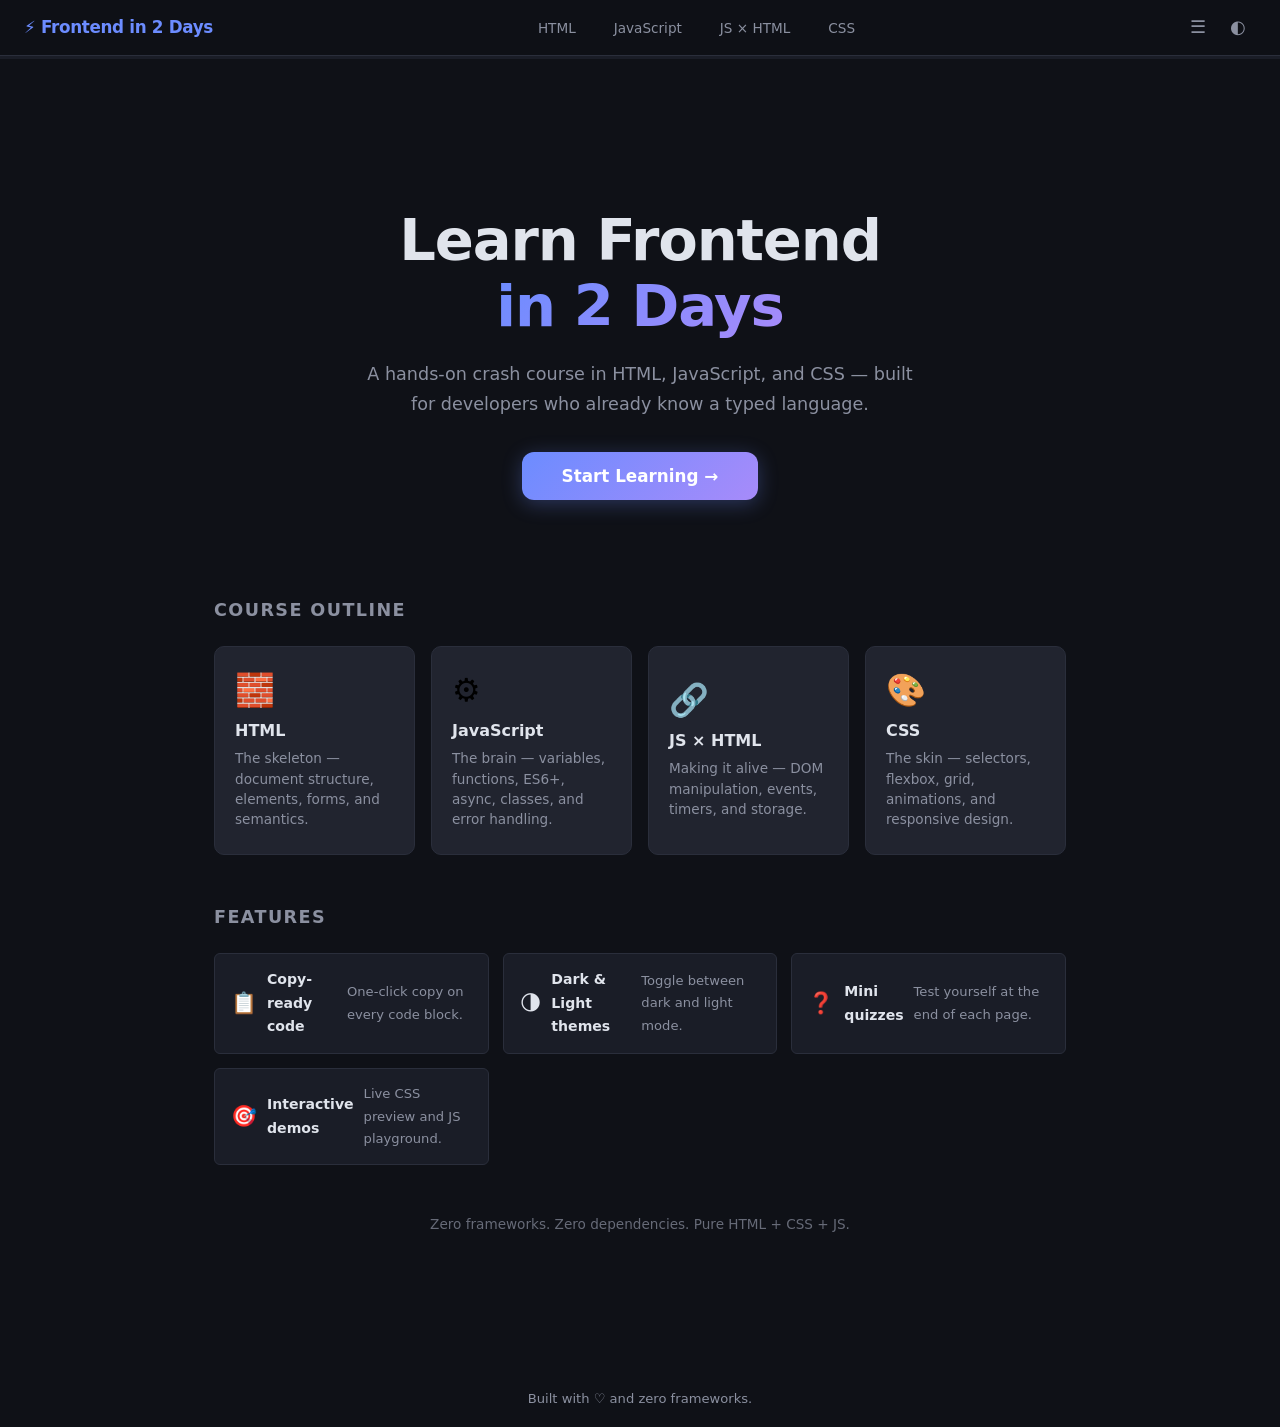
<file: index.html>
<!DOCTYPE html>
<html lang="en">
<head>
    <meta charset="UTF-8">
    <meta name="viewport" content="width=device-width, initial-scale=1.0">
    <title>Frontend in 2 Days</title>
    <meta property="og:title" content="Frontend in 2 Days">
    <meta property="og:description" content="Interactive HTML/CSS/JS tutorial for developers who already know a typed language.">
    <meta property="og:type" content="website">
    <meta property="og:url" content="https://aipeac.github.io/Frontend-in-2-days/">
    <meta name="twitter:card" content="summary">
    <link rel="icon" href="data:image/svg+xml,<svg xmlns='http://www.w3.org/2000/svg' viewBox='0 0 100 100'><text y='.9em' font-size='85'>⚡</text></svg>">
    <link rel="stylesheet" href="css/styles.css">
</head>
<body>
    <div id="app"></div>
    <script type="module" src="js/main.js"></script>
</body>
</html>
</file>
<file: css/styles.css>
/* ============================================================
   Frontend in 2 Days — Tutorial Styles
   ============================================================ */

/* ---- Reset ---- */
*, *::before, *::after {
    margin: 0;
    padding: 0;
    box-sizing: border-box;
}

/* ---- Custom Properties ---- */
:root {
    --bg:          #0f1117;
    --bg-surface:  #1a1d27;
    --bg-card:     #21242f;
    --bg-code:     #171921;
    --text:        #e0e4ec;
    --text-dim:    #8b90a0;
    --accent:      #6c8cff;
    --accent2:     #a78bfa;
    --accent3:     #34d399;
    --accent4:     #f472b6;
    --border:      #2a2e3b;
    --radius:      10px;
    --radius-sm:   6px;
    --shadow:      0 4px 24px rgba(0,0,0,0.35);
    --font-sans:   "Inter", "Segoe UI", system-ui, -apple-system, sans-serif;
    --font-mono:   "JetBrains Mono", "Fira Code", "Cascadia Code", "Consolas", monospace;
    --topbar-h:    56px;
    --max-w:       1200px;
}

html {
    scroll-behavior: smooth;
}

body {
    font-family: var(--font-sans);
    background:  var(--bg);
    color:       var(--text);
    line-height: 1.7;
    padding-top: var(--topbar-h);
}

/* ---- Scrollbar ---- */
::-webkit-scrollbar { width: 6px; height: 6px; }
::-webkit-scrollbar-track { background: transparent; }
::-webkit-scrollbar-thumb { background: var(--border); border-radius: 3px; }

/* ============================================================
   TOP BAR
   ============================================================ */
.topbar {
    position: fixed;
    top: 0;
    left: 0;
    right: 0;
    height: var(--topbar-h);
    background: rgba(15, 17, 23, 0.85);
    backdrop-filter: blur(12px);
    -webkit-backdrop-filter: blur(12px);
    border-bottom: 1px solid var(--border);
    display: flex;
    align-items: center;
    justify-content: space-between;
    padding: 0 24px;
    z-index: 1000;
}

.topbar-brand {
    font-weight: 700;
    font-size: 1.05rem;
    color: var(--accent);
    letter-spacing: -0.02em;
    text-decoration: none;
    cursor: pointer;
}

.topbar-tabs {
    display: flex;
    gap: 4px;
}

.tab-btn {
    background: transparent;
    border: 1px solid transparent;
    color: var(--text-dim);
    font-family: var(--font-sans);
    font-size: 0.85rem;
    padding: 6px 16px;
    border-radius: 6px;
    cursor: pointer;
    transition: all 0.2s ease;
}

.tab-btn:hover {
    color: var(--text);
    background: var(--bg-card);
}

.tab-btn.active {
    color: var(--accent);
    background: var(--bg-card);
    border-color: var(--border);
}

/* ============================================================
   PAGE CONTAINER
   ============================================================ */
.page {
    display: none;
    max-width: var(--max-w);
    margin: 0 auto;
    padding: 32px 24px 80px;
    animation: fadeIn 0.35s ease-out;
}

.page.active {
    display: block;
}

@keyframes fadeIn {
    from { opacity: 0; transform: translateY(12px); }
    to   { opacity: 1; transform: translateY(0); }
}

/* ---- Hero ---- */
.hero {
    text-align: center;
    padding: 56px 20px 40px;
}

.hero h1 {
    font-size: clamp(2rem, 5vw, 3.2rem);
    font-weight: 800;
    letter-spacing: -0.04em;
    background: linear-gradient(135deg, var(--accent), var(--accent2));
    -webkit-background-clip: text;
    -webkit-text-fill-color: transparent;
    background-clip: text;
    margin-bottom: 12px;
}

.hero-sub {
    color: var(--text-dim);
    font-size: clamp(0.95rem, 2vw, 1.15rem);
    max-width: 680px;
    margin: 0 auto;
}

.hero-sub code {
    background: var(--bg-card);
    padding: 2px 6px;
    border-radius: 4px;
    font-family: var(--font-mono);
    font-size: 0.9em;
    color: var(--accent3);
}

/* ============================================================
   SECTION TITLES
   ============================================================ */
.section-title {
    display: flex;
    align-items: center;
    gap: 12px;
    margin: 56px 0 24px;
    font-size: 1.15rem;
    font-weight: 700;
    color: var(--text);
}

.section-num {
    display: inline-flex;
    align-items: center;
    justify-content: center;
    width: 32px;
    height: 32px;
    background: var(--accent);
    color: #fff;
    border-radius: 8px;
    font-size: 0.85rem;
    font-weight: 800;
    flex-shrink: 0;
}

/* ============================================================
   ANNOTATED CODE — Left Code + Right Notes
   ============================================================ */
.annotated-code {
    display: flex;
    gap: 24px;
    align-items: flex-start;
    margin-bottom: 32px;
}

.code-side {
    flex: 1 1 55%;
    min-width: 0;
}

.note-side {
    flex: 1 1 40%;
    display: flex;
    flex-direction: column;
    gap: 12px;
    min-width: 240px;
}

/* ---- Notes ---- */
.note {
    background: var(--bg-card);
    border: 1px solid var(--border);
    border-left: 3px solid var(--accent);
    border-radius: var(--radius-sm);
    padding: 12px 14px;
    font-size: 0.88rem;
    line-height: 1.6;
    color: var(--text-dim);
    transition: all 0.2s ease;
}

.note:hover {
    border-left-color: var(--accent2);
    background: var(--bg-surface);
    color: var(--text);
}

.note strong {
    color: var(--text);
}

.note code {
    background: var(--bg-code);
    padding: 1px 5px;
    border-radius: 3px;
    font-family: var(--font-mono);
    font-size: 0.85em;
    color: var(--accent3);
}

.note-badge {
    display: inline-block;
    background: var(--accent);
    color: #fff;
    font-size: 0.72rem;
    font-weight: 700;
    padding: 1px 7px;
    border-radius: 4px;
    margin-right: 6px;
    text-transform: uppercase;
    vertical-align: 1px;
}

/* ============================================================
   CODE BLOCKS
   ============================================================ */
pre {
    position: relative;
    background: var(--bg-code);
    border: 1px solid var(--border);
    border-radius: var(--radius);
    padding: 18px 20px;
    overflow-x: auto;
    font-size: 0.84rem;
    line-height: 1.7;
    tab-size: 2;
}

code {
    font-family: var(--font-mono);
    color: var(--text);
}

pre code {
    color: #c9d1d9;
}

/* ---- Syntax highlights ---- */
.kw  { color: #c678dd; }          /* keywords */
.str { color: #98c379; }          /* strings  */
.cmt { color: #5c6370; font-style: italic; } /* comments */
.fn  { color: #61afef; }          /* functions */

/* Marker lines (interactive) */
.marker {
    transition: background 0.15s;
    border-radius: 3px;
}

.marker:hover,
.marker.highlight {
    background: rgba(108, 140, 255, 0.12);
}

/* ============================================================
   CARDS & TWO-COL GRID
   ============================================================ */
.two-col {
    display: grid;
    grid-template-columns: repeat(auto-fit, minmax(320px, 1fr));
    gap: 20px;
    margin-bottom: 32px;
}

.two-col.triple {
    grid-template-columns: repeat(auto-fit, minmax(280px, 1fr));
}

.card {
    background: var(--bg-card);
    border: 1px solid var(--border);
    border-radius: var(--radius);
    padding: 20px;
    transition: border-color 0.2s;
}

.card:hover {
    border-color: var(--accent);
}

.card h3 {
    font-size: 0.95rem;
    color: var(--accent2);
    margin-bottom: 12px;
    font-weight: 600;
}

.card pre {
    background: var(--bg-code);
    margin: 0;
    border-color: transparent;
}

.card-note {
    margin-top: 10px;
    font-size: 0.82rem;
    color: var(--text-dim);
    line-height: 1.5;
}

/* ============================================================
   INFO BOX
   ============================================================ */
.info-box {
    background: var(--bg-surface);
    border: 1px solid var(--border);
    border-left: 4px solid var(--accent3);
    border-radius: var(--radius-sm);
    padding: 16px 20px;
    margin: 24px 0;
    font-size: 0.9rem;
    color: var(--text-dim);
    line-height: 1.65;
}

.info-box strong {
    color: var(--accent3);
}

.info-box code {
    background: var(--bg-code);
    padding: 1px 5px;
    border-radius: 3px;
    font-family: var(--font-mono);
    font-size: 0.85em;
    color: var(--accent);
}

.info-box.warn {
    border-left-color: #f59e0b;
}

.info-box.warn strong {
    color: #f59e0b;
}

/* ============================================================
   BOX MODEL DEMO
   ============================================================ */
.box-model-demo {
    display: flex;
    flex-direction: column;
    align-items: center;
    margin: 24px 0 40px;
    position: relative;
}

.bm-margin {
    background: rgba(249, 115, 22, 0.12);
    border: 2px dashed rgba(249, 115, 22, 0.5);
    padding: 24px;
    border-radius: 12px;
    width: 420px;
    max-width: 100%;
}

.bm-border {
    background: rgba(108, 140, 255, 0.12);
    border: 3px solid var(--accent);
    padding: 20px;
    border-radius: 8px;
}

.bm-padding {
    background: rgba(52, 211, 153, 0.12);
    border: 2px dashed rgba(52, 211, 153, 0.5);
    padding: 20px;
    border-radius: 6px;
}

.bm-content {
    background: var(--bg-card);
    border: 1px solid var(--border);
    padding: 16px 24px;
    border-radius: 4px;
    text-align: center;
    font-family: var(--font-mono);
    font-weight: 600;
    color: var(--text);
}

.bm-label {
    font-size: 0.78rem;
    font-weight: 600;
    margin-bottom: 6px;
    font-family: var(--font-mono);
}

.bm-dim {
    font-weight: 400;
    color: var(--text-dim);
}

.bm-margin-label { color: #f97316; text-align: center; }
.bm-border-label { color: var(--accent); }
.bm-padding-label { color: var(--accent3); }

/* ============================================================
   DEMO CONTAINER (Live Interactive)
   ============================================================ */
.demo-container {
    display: grid;
    grid-template-columns: 1fr 1fr;
    gap: 20px;
    margin-bottom: 32px;
}

.demo-code, .demo-result {
    background: var(--bg-card);
    border: 1px solid var(--border);
    border-radius: var(--radius);
    padding: 20px;
}

.demo-code h3, .demo-result h3 {
    font-size: 0.85rem;
    color: var(--accent2);
    margin-bottom: 12px;
    font-weight: 600;
    text-transform: uppercase;
    letter-spacing: 0.06em;
}

.demo-code pre {
    background: var(--bg-code);
    border-color: transparent;
}

.demo-area {
    padding: 16px;
    min-height: 160px;
}

.demo-area h2 {
    font-size: 1.2rem;
    margin-bottom: 12px;
    transition: color 0.2s;
}

.demo-button {
    background: var(--accent);
    color: #fff;
    border: none;
    padding: 10px 28px;
    border-radius: 6px;
    font-size: 0.9rem;
    font-weight: 600;
    cursor: pointer;
    transition: all 0.2s ease;
    font-family: var(--font-sans);
}

.demo-button:hover {
    background: #5a7af0;
    transform: translateY(-1px);
    box-shadow: 0 4px 16px rgba(108, 140, 255, 0.3);
}

.demo-button:active {
    transform: translateY(0);
}

.demo-area ul {
    list-style: none;
    margin-top: 16px;
}

.demo-area li {
    padding: 6px 12px;
    margin: 4px 0;
    background: var(--bg-surface);
    border-radius: 4px;
    font-size: 0.88rem;
    animation: slideIn 0.2s ease-out;
}

@keyframes slideIn {
    from { opacity: 0; transform: translateX(-8px); }
    to   { opacity: 1; transform: translateX(0); }
}

/* ============================================================
   CHEATSHEET TABLE
   ============================================================ */
.cheatsheet {
    margin: 24px 0 40px;
    overflow-x: auto;
}

.cheatsheet table {
    width: 100%;
    border-collapse: collapse;
    font-size: 0.88rem;
}

.cheatsheet thead {
    background: var(--bg-card);
}

.cheatsheet th {
    padding: 12px 16px;
    text-align: left;
    font-weight: 700;
    color: var(--accent);
    border-bottom: 2px solid var(--border);
}

.cheatsheet td {
    padding: 12px 16px;
    border-bottom: 1px solid var(--border);
    color: var(--text-dim);
}

.cheatsheet tr:hover td {
    background: var(--bg-surface);
    color: var(--text);
}

.cheatsheet td:first-child {
    font-weight: 600;
    color: var(--accent2);
    white-space: nowrap;
}

.cheatsheet code {
    background: var(--bg-code);
    padding: 1px 5px;
    border-radius: 3px;
    font-family: var(--font-mono);
    font-size: 0.85em;
    color: var(--accent3);
}

/* ============================================================
   BOTTOM NAVIGATION
   ============================================================ */
.nav-bottom {
    display: flex;
    justify-content: space-between;
    align-items: center;
    padding: 40px 0 20px;
    border-top: 1px solid var(--border);
    margin-top: 48px;
}

.nav-btn {
    display: inline-flex;
    align-items: center;
    gap: 6px;
    background: var(--bg-card);
    border: 1px solid var(--border);
    color: var(--text);
    font-family: var(--font-sans);
    font-size: 0.9rem;
    font-weight: 600;
    padding: 10px 24px;
    border-radius: 8px;
    cursor: pointer;
    transition: all 0.2s ease;
}

.nav-btn:hover {
    border-color: var(--accent);
    background: var(--bg-surface);
    color: var(--accent);
}

.next-btn {
    background: var(--accent);
    border-color: var(--accent);
    color: #fff;
}

.next-btn:hover {
    background: #5a7af0;
    border-color: #5a7af0;
    color: #fff;
}

/* ============================================================
   FOOTER
   ============================================================ */
.footer {
    text-align: center;
    padding: 32px 0 16px;
    color: var(--text-dim);
    font-size: 0.82rem;
}

.footer p + p {
    margin-top: 4px;
}

/* ============================================================
   RESPONSIVE
   ============================================================ */
@media (max-width: 768px) {
    .topbar-tabs {
        gap: 2px;
    }

    .tab-btn {
        font-size: 0.75rem;
        padding: 5px 10px;
    }

    .topbar-brand {
        font-size: 0.9rem;
    }

    .annotated-code {
        flex-direction: column;
    }

    .note-side {
        min-width: 0;
    }

    .demo-container {
        grid-template-columns: 1fr;
    }

    .two-col {
        grid-template-columns: 1fr;
    }

    .hero {
        padding: 36px 12px 28px;
    }

    .section-title {
        margin: 40px 0 16px;
    }

    .bm-margin {
        width: 100%;
    }
}

@media (max-width: 480px) {
    .topbar {
        padding: 0 12px;
        flex-wrap: wrap;
        height: auto;
        padding: 8px 12px;
    }

    .topbar-tabs {
        width: 100%;
        justify-content: center;
    }

    body {
        padding-top: 88px;
    }

    .page {
        padding: 16px 12px 60px;
    }

    pre {
        font-size: 0.78rem;
        padding: 12px 14px;
    }
}

/* ============================================================
   LIGHT THEME
   ============================================================ */
[data-theme="light"] {
    --bg:          #f5f7fa;
    --bg-surface:  #ffffff;
    --bg-card:     #ffffff;
    --bg-code:     #f0f2f5;
    --text:        #1a1a2e;
    --text-dim:    #555;
    --border:      #d1d5db;
    --shadow:      0 4px 24px rgba(0,0,0,0.08);
}

[data-theme="light"] .topbar {
    background: rgba(245, 247, 250, 0.9);
}

[data-theme="light"] pre code { color: #24292e; }
[data-theme="light"] .kw { color: #8b008b; }
[data-theme="light"] .str { color: #22863a; }
[data-theme="light"] .cmt { color: #6a737d; }
[data-theme="light"] .fn { color: #005cc5; }

/* ============================================================
   PROGRESS BAR
   ============================================================ */
.progress-bar {
    position: fixed;
    top: var(--topbar-h);
    left: 0;
    right: 0;
    height: 3px;
    background: var(--bg-surface);
    z-index: 999;
}

.progress-fill {
    height: 100%;
    background: linear-gradient(90deg, var(--accent), var(--accent2));
    width: 25%;
    transition: width 0.4s ease;
    border-radius: 0 2px 2px 0;
}

/* ============================================================
   TOPBAR ACTIONS
   ============================================================ */
.topbar-actions {
    display: flex;
    gap: 4px;
}

.topbar-icon-btn {
    background: transparent;
    border: 1px solid transparent;
    color: var(--text-dim);
    font-size: 1.1rem;
    width: 36px;
    height: 36px;
    border-radius: 8px;
    cursor: pointer;
    display: flex;
    align-items: center;
    justify-content: center;
    transition: all 0.2s;
}

.topbar-icon-btn:hover {
    background: var(--bg-card);
    color: var(--text);
    border-color: var(--border);
}

/* ============================================================
   TABLE OF CONTENTS SIDEBAR
   ============================================================ */
.toc-panel {
    position: fixed;
    top: calc(var(--topbar-h) + 3px);
    right: 0;
    width: 280px;
    max-height: calc(100vh - var(--topbar-h) - 3px);
    overflow-y: auto;
    background: var(--bg-surface);
    border-left: 1px solid var(--border);
    padding: 20px;
    z-index: 998;
    transition: transform 0.3s ease;
}

.toc-panel.hidden {
    transform: translateX(100%);
}

.toc-title {
    font-size: 0.85rem;
    font-weight: 700;
    color: var(--accent);
    text-transform: uppercase;
    letter-spacing: 0.06em;
    margin-bottom: 12px;
}

#toc-list {
    list-style: none;
}

#toc-list li {
    margin-bottom: 6px;
}

#toc-list a {
    color: var(--text-dim);
    text-decoration: none;
    font-size: 0.85rem;
    transition: color 0.2s;
    display: block;
    padding: 4px 0;
}

#toc-list a:hover {
    color: var(--accent);
}

/* ============================================================
   COPY BUTTON
   ============================================================ */
.copy-btn {
    position: absolute;
    top: 8px;
    right: 8px;
    background: var(--bg-card);
    border: 1px solid var(--border);
    color: var(--text-dim);
    font-family: var(--font-sans);
    font-size: 0.72rem;
    padding: 3px 10px;
    border-radius: 4px;
    cursor: pointer;
    opacity: 0;
    transition: opacity 0.2s, background 0.2s;
    z-index: 2;
}

pre:hover .copy-btn { opacity: 1; }

.copy-btn:hover {
    background: var(--accent);
    color: #fff;
    border-color: var(--accent);
}

.copy-btn.copied {
    background: var(--accent3);
    border-color: var(--accent3);
    color: #fff;
    opacity: 1;
}

/* ============================================================
   SCROLL ANIMATIONS
   ============================================================ */
.animate-on-scroll {
    opacity: 0;
    transform: translateY(16px);
    transition: opacity 0.5s ease, transform 0.5s ease;
}

.animate-on-scroll.visible {
    opacity: 1;
    transform: translateY(0);
}

/* ============================================================
   QUIZ
   ============================================================ */
.quiz-section {
    margin-top: 48px;
    padding-top: 32px;
    border-top: 1px solid var(--border);
}

.quiz-container {
    max-width: 700px;
}

.quiz-question {
    margin-bottom: 24px;
}

.quiz-prompt {
    font-weight: 600;
    margin-bottom: 10px;
    color: var(--text);
}

.quiz-prompt code {
    background: var(--bg-code);
    padding: 1px 5px;
    border-radius: 3px;
    font-family: var(--font-mono);
    font-size: 0.85em;
    color: var(--accent3);
}

.quiz-options {
    display: flex;
    flex-direction: column;
    gap: 6px;
}

.quiz-option {
    display: flex;
    align-items: center;
    gap: 8px;
    padding: 10px 14px;
    background: var(--bg-card);
    border: 1px solid var(--border);
    border-radius: var(--radius-sm);
    cursor: pointer;
    font-size: 0.88rem;
    transition: border-color 0.2s, background 0.2s;
}

.quiz-option:hover {
    border-color: var(--accent);
}

.quiz-option input[type="radio"] {
    accent-color: var(--accent);
}

.quiz-option.quiz-correct {
    border-color: var(--accent3);
    background: rgba(52, 211, 153, 0.1);
}

.quiz-option.quiz-wrong {
    border-color: #ef4444;
    background: rgba(239, 68, 68, 0.1);
}

.quiz-feedback {
    margin-top: 6px;
    font-size: 0.82rem;
    min-height: 1.2em;
}

.quiz-fb-correct { color: var(--accent3); }
.quiz-fb-wrong { color: #ef4444; }

.quiz-submit-btn {
    background: var(--accent);
    color: #fff;
    border: none;
    padding: 10px 28px;
    border-radius: 8px;
    font-family: var(--font-sans);
    font-size: 0.9rem;
    font-weight: 600;
    cursor: pointer;
    transition: background 0.2s;
    margin-top: 8px;
}

.quiz-submit-btn:hover { background: #5a7af0; }

.quiz-score {
    margin-top: 12px;
    font-weight: 700;
    font-size: 1rem;
    color: var(--text);
}

.quiz-perfect { color: var(--accent3); }

/* ============================================================
   CSS LIVE PREVIEW
   ============================================================ */
.css-preview-container {
    display: grid;
    grid-template-columns: 1fr 1fr;
    gap: 20px;
    margin: 16px 0;
}

.css-preview-editor label {
    display: block;
    font-size: 0.88rem;
    color: var(--text-dim);
    margin-bottom: 8px;
}

.css-preview-editor textarea {
    width: 100%;
    background: var(--bg-code);
    color: var(--text);
    border: 1px solid var(--border);
    border-radius: var(--radius);
    padding: 14px;
    font-family: var(--font-mono);
    font-size: 0.84rem;
    line-height: 1.6;
    resize: vertical;
}

.css-preview-result {
    display: flex;
    align-items: center;
    justify-content: center;
    background: var(--bg-card);
    border: 1px solid var(--border);
    border-radius: var(--radius);
    min-height: 200px;
    padding: 20px;
}

.preview-box {
    padding: 1.5rem 2rem;
    background: var(--bg-surface);
    border: 1px dashed var(--border);
    border-radius: var(--radius);
    font-size: 1rem;
    color: var(--text);
    transition: all 0.3s ease;
}

@media (max-width: 768px) {
    .css-preview-container { grid-template-columns: 1fr; }
    .toc-panel { width: 100%; }
}

/* ============================================================
   PRINT STYLESHEET
   ============================================================ */
@media print {
    .topbar, .progress-bar, .toc-panel, .nav-bottom,
    .footer, .copy-btn, .quiz-submit-btn, .topbar-actions,
    #toc-toggle, #theme-toggle { display: none !important; }

    body { padding-top: 0; background: #fff; color: #000; }
    .page { display: block !important; max-width: 100%; }
    pre { border: 1px solid #ccc; }
    .card { break-inside: avoid; border: 1px solid #ccc; }
    .note { border: 1px solid #ccc; }
}

/* ============================================================
   LANDING PAGE
   ============================================================ */
.landing {
    max-width: 900px;
    margin: 0 auto;
    padding: 60px 24px 40px;
}

.landing-hero {
    text-align: center;
    padding: 60px 0 48px;
}

.landing-title {
    font-size: clamp(2.2rem, 6vw, 3.6rem);
    font-weight: 800;
    line-height: 1.15;
    color: var(--text);
    letter-spacing: -0.02em;
}

.landing-accent {
    background: linear-gradient(135deg, var(--accent), var(--accent2));
    -webkit-background-clip: text;
    -webkit-text-fill-color: transparent;
    background-clip: text;
}

.landing-subtitle {
    margin-top: 20px;
    font-size: 1.1rem;
    color: var(--text-dim);
    max-width: 560px;
    margin-left: auto;
    margin-right: auto;
    line-height: 1.7;
}

.landing-cta {
    display: inline-block;
    margin-top: 32px;
    padding: 14px 40px;
    background: linear-gradient(135deg, var(--accent), var(--accent2));
    color: #fff;
    font-family: var(--font-sans);
    font-size: 1.05rem;
    font-weight: 700;
    border: none;
    border-radius: 12px;
    cursor: pointer;
    transition: transform 0.2s, box-shadow 0.2s;
    box-shadow: 0 4px 20px rgba(108, 140, 255, 0.3);
}

.landing-cta:hover {
    transform: translateY(-2px);
    box-shadow: 0 8px 30px rgba(108, 140, 255, 0.45);
}

.landing-section-title {
    font-size: 1.1rem;
    font-weight: 700;
    color: var(--text-dim);
    text-transform: uppercase;
    letter-spacing: 0.08em;
    margin-bottom: 20px;
    margin-top: 48px;
}

.landing-grid {
    display: grid;
    grid-template-columns: repeat(auto-fit, minmax(200px, 1fr));
    gap: 16px;
}

.landing-card {
    background: var(--bg-card);
    border: 1px solid var(--border);
    border-radius: var(--radius);
    padding: 24px 20px;
    text-align: left;
    cursor: pointer;
    transition: border-color 0.2s, transform 0.2s, box-shadow 0.2s;
    font-family: var(--font-sans);
}

.landing-card:hover {
    border-color: var(--accent);
    transform: translateY(-3px);
    box-shadow: 0 6px 24px rgba(108, 140, 255, 0.15);
}

.landing-card-icon {
    font-size: 2rem;
    display: block;
    margin-bottom: 12px;
}

.landing-card-title {
    font-size: 1rem;
    font-weight: 700;
    color: var(--text);
    margin-bottom: 8px;
}

.landing-card-desc {
    font-size: 0.85rem;
    color: var(--text-dim);
    line-height: 1.5;
}

.landing-features {
    display: grid;
    grid-template-columns: repeat(auto-fit, minmax(220px, 1fr));
    gap: 14px;
}

.landing-feature {
    display: flex;
    align-items: center;
    gap: 10px;
    padding: 14px 16px;
    background: var(--bg-surface);
    border: 1px solid var(--border);
    border-radius: var(--radius-sm);
    font-size: 0.88rem;
}

.landing-feature-icon {
    font-size: 1.3rem;
    flex-shrink: 0;
}

.landing-feature-desc {
    color: var(--text-dim);
    font-size: 0.82rem;
}

.landing-footer-note {
    text-align: center;
    margin-top: 48px;
    color: var(--text-dim);
    font-size: 0.85rem;
    opacity: 0.7;
}
</file>
